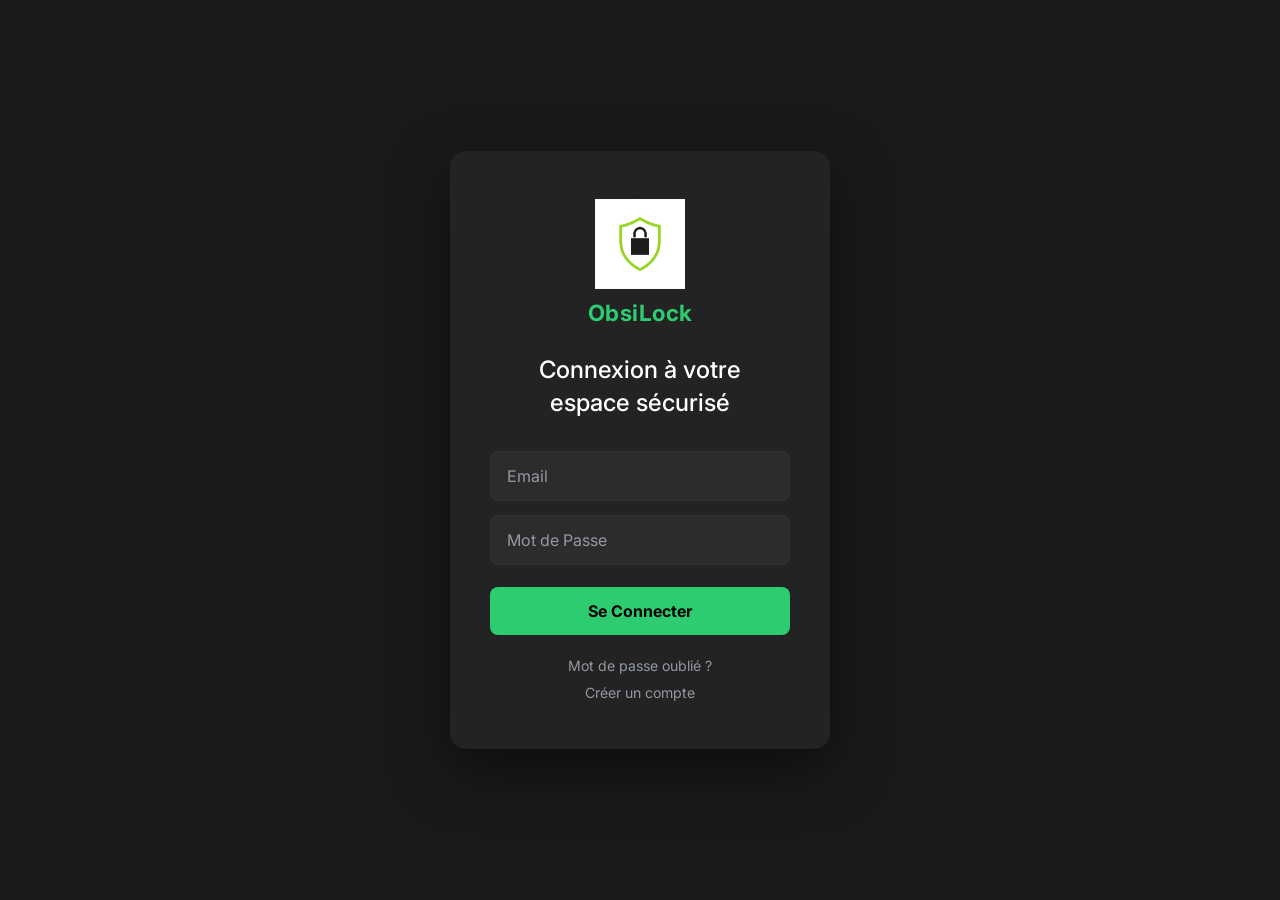
<file: public/ui/index.html>
<!DOCTYPE html>
<html lang="fr">

<head>
    <meta charset="UTF-8">
    <meta name="viewport" content="width=device-width, initial-scale=1.0">
    <title>ObsiLock — DashBoard</title>
    <link href="https://fonts.googleapis.com/css2?family=Inter:wght@300;400;500;600;700&display=swap" rel="stylesheet">
    <style>
        * {
            margin: 0;
            padding: 0;
            box-sizing: border-box;
        }

        :root {
            --bg: #1a1a1a;
            --sidebar: #232323;
            --card: #2a2a2a;
            --primary: #2ecc71;
            --text: #ffffff;
            --muted: #9499a1;
            --border: #383838;
        }

        body {
            font-family: 'Inter', sans-serif;
            background: var(--bg);
            color: var(--text);
            height: 100vh;
            display: flex;
            overflow: hidden;
        }

        /* ===== SIDEBAR ===== */
        .sidebar {
            width: 80px;
            background: var(--sidebar);
            display: flex;
            flex-direction: column;
            align-items: center;
            padding: 20px 0;
            border-right: 1px solid var(--border);
            flex-shrink: 0;
        }

        .sidebar-logo {
            margin-bottom: 30px;
        }

        .sidebar-logo img {
            width: 52px;
            height: auto;
        }

        .sidebar-logo .brand {
            font-size: .7rem;
            font-weight: 700;
            color: var(--primary);
            text-align: center;
            margin-top: 4px;
        }

        .nav-icons {
            display: flex;
            flex-direction: column;
            gap: 6px;
            flex: 1;
        }

        .nav-icon {
            width: 48px;
            height: 48px;
            display: flex;
            align-items: center;
            justify-content: center;
            border-radius: 10px;
            cursor: pointer;
            color: var(--muted);
            font-size: 1.3rem;
            transition: background .15s, color .15s;
        }

        .nav-icon:hover,
        .nav-icon.active {
            background: rgba(46, 204, 113, .12);
            color: var(--primary);
        }

        .nav-icon.active {
            border-left: 3px solid var(--primary);
            border-radius: 0 10px 10px 0;
        }

        .sidebar-bottom {
            margin-top: auto;
        }

        /* ===== MAIN ===== */
        .main {
            flex: 1;
            display: flex;
            flex-direction: column;
            overflow: hidden;
        }

        /* TOP BAR */
        .topbar {
            padding: 16px 24px;
            display: flex;
            align-items: center;
            gap: 16px;
            border-bottom: 1px solid var(--border);
            flex-shrink: 0;
        }

        .breadcrumb {
            background: var(--card);
            border: 1px solid var(--border);
            border-radius: 20px;
            padding: 4px 14px;
            font-size: .8rem;
            color: var(--muted);
        }

        .page-title {
            font-size: 2rem;
            font-weight: 700;
            flex: 1;
        }

        .search-bar {
            display: flex;
            align-items: center;
            gap: 8px;
            background: var(--card);
            border: 1px solid var(--border);
            border-radius: 8px;
            padding: 8px 16px;
            min-width: 260px;
        }

        .search-bar input {
            background: none;
            border: none;
            outline: none;
            color: var(--text);
            font-family: 'Inter', sans-serif;
            font-size: .9rem;
            width: 100%;
        }

        .search-bar input::placeholder {
            color: var(--muted);
        }

        .search-icon {
            color: var(--muted);
            font-size: 1rem;
        }

        /* CONTENT */
        .content-scroll {
            flex: 1;
            overflow-y: auto;
            padding: 20px 24px;
        }

        .grid {
            display: grid;
            grid-template-columns: 1fr 1fr;
            gap: 16px;
        }

        /* CARD */
        .c-card {
            background: var(--card);
            border: 1px solid var(--border);
            border-radius: 12px;
            padding: 20px;
        }

        .c-card-title {
            font-size: 1.25rem;
            font-weight: 600;
        }

        .c-card-sub {
            font-size: .8rem;
            color: var(--muted);
            margin-top: 2px;
            margin-bottom: 16px;
        }

        /* Items row (folders/files) */
        .items-row {
            display: flex;
            gap: 20px;
            overflow-x: auto;
            padding-bottom: 8px;
            scrollbar-width: thin;
            scrollbar-color: var(--border) transparent;
        }

        .thumb-item {
            display: flex;
            flex-direction: column;
            align-items: center;
            gap: 6px;
            cursor: pointer;
            min-width: 70px;
        }

        .thumb-icon {
            font-size: 2.2rem;
            color: var(--primary);
            line-height: 1;
        }

        .thumb-name {
            font-size: .72rem;
            color: var(--muted);
            text-align: center;
            max-width: 70px;
            overflow: hidden;
            text-overflow: ellipsis;
            white-space: nowrap;
        }

        .thumb-size {
            font-size: .65rem;
            color: var(--muted);
        }

        .btn-add {
            display: block;
            width: 100%;
            margin-top: 14px;
            background: none;
            border: 1px solid var(--border);
            border-radius: 6px;
            padding: 8px;
            color: var(--muted);
            font-family: 'Inter', sans-serif;
            font-size: .85rem;
            cursor: pointer;
            transition: border-color .15s, color .15s;
        }

        .btn-add:hover {
            border-color: var(--primary);
            color: var(--primary);
        }

        /* Activity */
        .activity-row {
            display: flex;
            align-items: center;
            gap: 12px;
            padding: 10px 0;
            border-bottom: 1px solid var(--border);
        }

        .activity-row:last-child {
            border-bottom: none;
        }

        .activity-icon {
            font-size: 1.2rem;
            color: var(--primary);
        }

        .activity-label {
            flex: 1;
            font-size: .88rem;
        }

        .activity-time {
            font-size: .78rem;
            color: var(--muted);
        }

        /* QUOTA bar */
        .quota-section {
            padding: 10px 24px 0;
            flex-shrink: 0;
        }

        .quota-bar-wrap {
            display: flex;
            align-items: center;
            gap: 14px;
        }

        .quota-label {
            font-size: .85rem;
            color: var(--muted);
            white-space: nowrap;
        }

        .quota-track {
            flex: 1;
            height: 6px;
            background: var(--border);
            border-radius: 99px;
            overflow: hidden;
        }

        .quota-fill {
            height: 100%;
            background: var(--primary);
            border-radius: 99px;
            transition: width .4s;
        }

        /* BOTTOM SEND */
        .bottom-section {
            padding: 16px 24px 20px;
            text-align: center;
            border-top: 1px solid var(--border);
            flex-shrink: 0;
        }

        .bottom-section h3 {
            font-size: 1.1rem;
            font-weight: 600;
            text-decoration: underline;
            margin-bottom: 12px;
        }

        .send-btns {
            display: flex;
            justify-content: center;
            gap: 16px;
        }

        .btn-send {
            background: none;
            border: 1px solid var(--border);
            border-radius: 6px;
            padding: 10px 28px;
            color: var(--text);
            font-family: 'Inter', sans-serif;
            font-size: .9rem;
            cursor: pointer;
            transition: border-color .15s, color .15s;
        }

        .btn-send:hover {
            border-color: var(--primary);
            color: var(--primary);
        }

        /* Placeholder when empty */
        .empty {
            color: var(--muted);
            font-size: .85rem;
            padding: 10px 0;
        }
    </style>
</head>

<body>

    <!-- SIDEBAR -->
    <aside class="sidebar">
        <div class="sidebar-logo">
            <img src="logo.png" alt="ObsiLock">
            <div class="brand">ObsiLock</div>
        </div>

        <div class="nav-icons">
            <div class="nav-icon active" title="Dossiers">📁</div>
            <div class="nav-icon" title="Fichiers">📄</div>
            <div class="nav-icon" title="Partages" id="nav-shares">🔗</div>
            <div class="nav-icon" title="Favoris">⭐</div>
            <div class="nav-icon" title="Corbeille">🗑️</div>
        </div>

        <div class="sidebar-bottom">
            <div class="nav-icon" title="Paramètres">⚙️</div>
            <div class="nav-icon" title="Déconnexion" id="btn-logout">🚪</div>
        </div>
    </aside>

    <!-- MAIN -->
    <div class="main">
        <!-- TOP -->
        <div class="topbar">
            <span class="breadcrumb">Dashboard</span>
            <h1 class="page-title">DashBoard</h1>
            <div class="search-bar">
                <span class="search-icon">🔍</span>
                <input type="text" placeholder="Rechercher">
            </div>
        </div>

        <!-- QUOTA -->
        <div class="quota-section">
            <div class="quota-bar-wrap">
                <span class="quota-label" id="quota-label">0go / 5go</span>
                <div class="quota-track">
                    <div class="quota-fill" id="quota-fill" style="width:0%"></div>
                </div>
            </div>
        </div>

        <!-- CONTENT -->
        <div class="content-scroll">
            <div class="grid">

                <!-- Dossiers -->
                <div class="c-card">
                    <div class="c-card-title">Dossier</div>
                    <div class="c-card-sub" id="folder-count">0 dossiers</div>
                    <div class="items-row" id="folder-list">
                        <span class="empty">Aucun dossier</span>
                    </div>
                    <button class="btn-add" id="btn-new-folder">Ajouter un nouveau dossier</button>
                </div>

                <!-- Fichiers -->
                <div class="c-card">
                    <div class="c-card-title">Fichier</div>
                    <div class="c-card-sub" id="file-count">0 fichiers</div>
                    <div class="items-row" id="file-list">
                        <span class="empty">Aucun fichier</span>
                    </div>
                    <button class="btn-add" id="btn-upload">Ajouter un nouveau fichier</button>
                    <input type="file" id="file-input" style="display:none">
                </div>

                <!-- Activité -->
                <div class="c-card">
                    <div class="c-card-title">Activité récente</div>
                    <div style="margin-top:12px;" id="activity-list">
                        <div class="empty">Chargement...</div>
                    </div>
                </div>

                <!-- Partages -->
                <div class="c-card">
                    <div class="c-card-title">Consulter mes envoie <span style="color:var(--primary)">🔗</span></div>
                    <div class="items-row" id="shares-list" style="margin-top:12px;">
                        <div class="empty">Aucun partage</div>
                    </div>
                    <button class="btn-add" id="btn-shares">Consulter</button>
                </div>

            </div>
        </div>

        <!-- BOTTOM -->
        <div class="bottom-section">
            <h3>Envoyer un dossier/fichier</h3>
            <div class="send-btns">
                <button class="btn-send">Envoyer un dossier</button>
                <button class="btn-send" id="btn-upload2">Envoyer un fichier</button>
            </div>
        </div>
    </div>

    <script>
        const BASE = 'https://api.obsilock.iris.a3n.fr:4433';
        const token = localStorage.getItem('obsilock_token');
        const email = localStorage.getItem('obsilock_email') || '';

        if (!token) { window.location.href = 'login.html'; }

        const authH = { 'Authorization': 'Bearer ' + token };

        function formatSize(b) {
            if (!b) return '0o';
            if (b < 1024) return b + 'o';
            if (b < 1024 ** 2) return (b / 1024).toFixed(0) + 'ko';
            if (b < 1024 ** 3) return (b / 1024 ** 2).toFixed(1) + 'mo';
            return (b / 1024 ** 3).toFixed(1) + 'go';
        }

        function folderIcon() { return '📁'; }
        function fileIcon(name) {
            if (!name) return '📄';
            const ext = name.split('.').pop().toLowerCase();
            const m = { pdf: '📑', doc: '📝', docx: '📝', xls: '📊', xlsx: '📊', jpg: '🖼️', jpeg: '🖼️', png: '🖼️', mp4: '🎬', mp3: '🎵', zip: '🗜️' };
            return m[ext] || '📄';
        }

        // Quota
        async function loadQuota() {
            try {
                const r = await fetch(`${BASE}/me/quota`, { headers: authH });
                const d = await r.json();
                const used = d.used || d.quota_used || 0;
                const total = d.total || d.quota_total || (5 * 1024 ** 3);
                const pct = Math.min(100, (used / total) * 100).toFixed(1);
                document.getElementById('quota-label').textContent = `${formatSize(used)} / ${formatSize(total)}`;
                document.getElementById('quota-fill').style.width = pct + '%';
            } catch { }
        }

        // Folders
        async function loadFolders() {
            try {
                const r = await fetch(`${BASE}/folders`, { headers: authH });
                const d = await r.json();
                const folders = Array.isArray(d) ? d : (d.data || d.folders || []);
                document.getElementById('folder-count').textContent = `${folders.length} dossier(s)`;
                const list = document.getElementById('folder-list');
                if (folders.length === 0) { list.innerHTML = '<span class="empty">Aucun dossier</span>'; return; }
                list.innerHTML = folders.slice(0, 6).map(f => `
            <div class="thumb-item">
                <div class="thumb-icon">${folderIcon()}</div>
                <div class="thumb-name">${f.name || 'Dossier'}</div>
                <div class="thumb-size">—</div>
            </div>
        `).join('');
            } catch { }
        }

        // Files
        async function loadFiles() {
            try {
                const r = await fetch(`${BASE}/files?page=1&per_page=8`, { headers: authH });
                const d = await r.json();
                const files = d.data || d.files || [];
                const total = d.pagination?.total || files.length;
                document.getElementById('file-count').textContent = `${total} fichier(s)`;
                const list = document.getElementById('file-list');
                if (files.length === 0) { list.innerHTML = '<span class="empty">Aucun fichier</span>'; return; }
                list.innerHTML = files.slice(0, 6).map(f => `
            <div class="thumb-item">
                <div class="thumb-icon">${fileIcon(f.filename || f.name)}</div>
                <div class="thumb-name">${f.filename || f.name || 'Fichier'}</div>
                <div class="thumb-size">${formatSize(f.size)}</div>
            </div>
        `).join('');
            } catch { }
        }

        // Activity
        async function loadActivity() {
            try {
                const r = await fetch(`${BASE}/me/activity?limit=3`, { headers: authH });
                const d = await r.json();
                const acts = d.activities || d.data || d || [];
                const list = document.getElementById('activity-list');
                if (!acts.length) { list.innerHTML = '<div class="empty">Aucune activité</div>'; return; }
                list.innerHTML = acts.slice(0, 3).map(a => {
                    const isFolder = (a.type || '').includes('folder');
                    const icon = a.type === 'download' ? '⬇️' : a.type === 'delete' ? '🗑' : isFolder ? '📁' : '📄';
                    const label = a.filename || a.folder_name || a.name || a.type || '—';
                    const time = a.date ? new Date(a.date).toLocaleTimeString('fr-FR', { hour: '2-digit', minute: '2-digit' }) : '';
                    return `<div class="activity-row">
                <span class="activity-icon">${icon}</span>
                <span class="activity-label">${label}</span>
                <span class="activity-time">${time}</span>
            </div>`;
                }).join('');
            } catch {
                document.getElementById('activity-list').innerHTML = '<div class="empty">Activité non disponible</div>';
            }
        }

        // Upload
        document.getElementById('btn-upload').addEventListener('click', () => document.getElementById('file-input').click());
        document.getElementById('btn-upload2').addEventListener('click', () => document.getElementById('file-input').click());
        document.getElementById('file-input').addEventListener('change', async (e) => {
            const file = e.target.files[0];
            if (!file) return;
            const fd = new FormData();
            fd.append('file', file);
            try {
                const r = await fetch(`${BASE}/files`, { method: 'POST', headers: authH, body: fd });
                if (r.ok) { alert('Fichier uploadé !'); loadFiles(); loadQuota(); }
                else { const d = await r.json(); alert('Erreur : ' + (d.error || r.status)); }
            } catch { alert('Erreur réseau'); }
            e.target.value = '';
        });

        // New folder
        document.getElementById('btn-new-folder').addEventListener('click', async () => {
            const name = prompt('Nom du nouveau dossier :');
            if (!name) return;
            try {
                const r = await fetch(`${BASE}/folders`, {
                    method: 'POST', headers: { ...authH, 'Content-Type': 'application/json' },
                    body: JSON.stringify({ name })
                });
                if (r.ok) { loadFolders(); }
                else { const d = await r.json(); alert('Erreur : ' + (d.error || r.status)); }
            } catch { alert('Erreur réseau'); }
        });

        // Logout
        document.getElementById('btn-logout').addEventListener('click', () => {
            localStorage.removeItem('obsilock_token');
            localStorage.removeItem('obsilock_email');
            window.location.href = 'login.html';
        });

        // Init
        loadQuota(); loadFolders(); loadFiles(); loadActivity();
    </script>
</body>

</html>
</file>
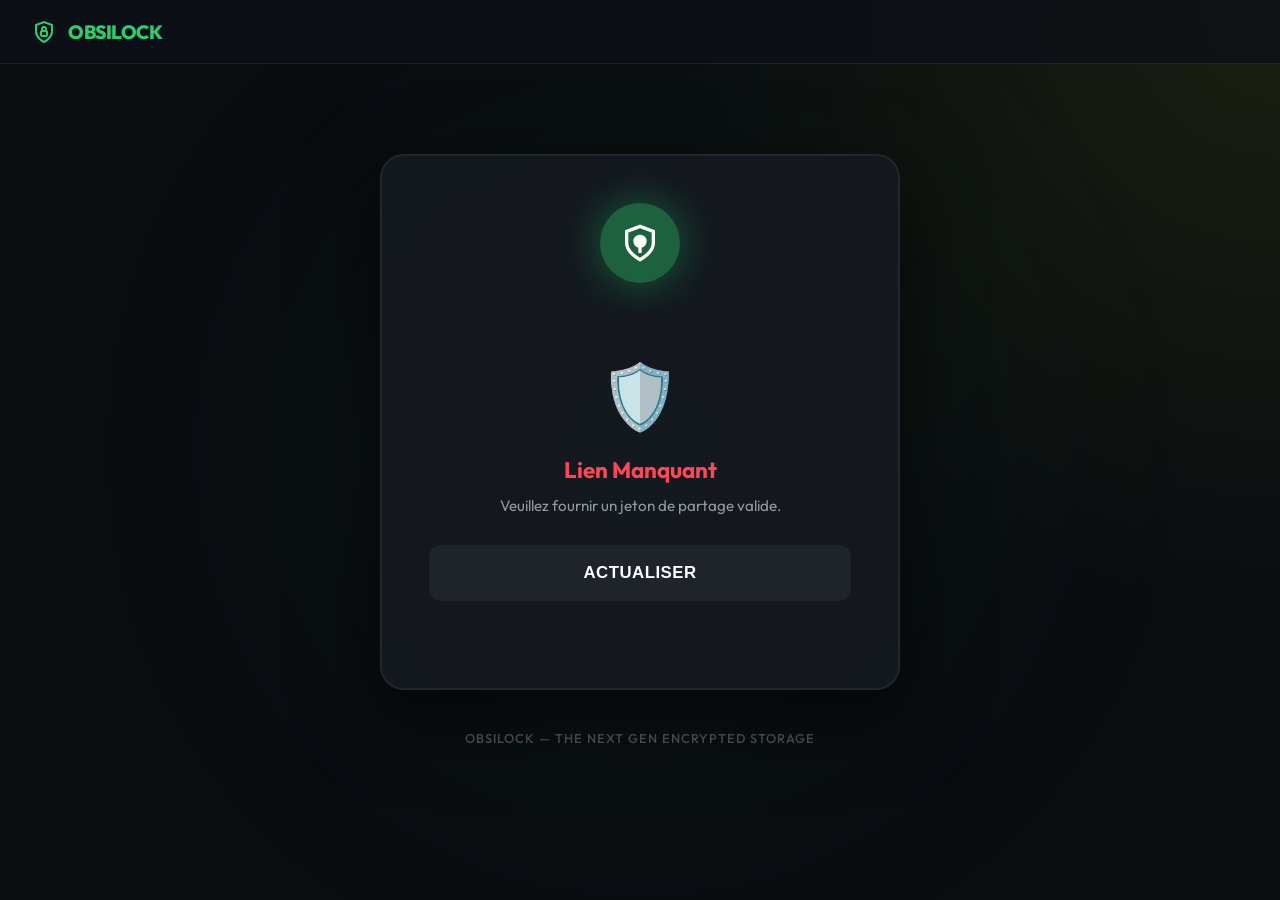
<file: public/share.html>
<!DOCTYPE html>
<html lang="fr">

<head>
    <meta charset="UTF-8">
    <meta name="viewport" content="width=device-width, initial-scale=1.0">
    <title>ObsiLock - Partage Sécurisé</title>
    <link href="https://fonts.googleapis.com/css2?family=Outfit:wght@300;400;600;700;800&family=JetBrains+Mono&display=swap" rel="stylesheet">
    <style>
        :root {
            --primary: #2ecc71;
            --primary-glow: rgba(46, 204, 113, 0.4);
            --bg: #0a0c10;
            --card-bg: rgba(23, 27, 34, 0.8);
            --border: rgba(255, 255, 255, 0.08);
            --text-main: #e6edf3;
            --text-dim: #9499a1;
        }

        * {
            margin: 0;
            padding: 0;
            box-sizing: border-box;
        }

        body {
            font-family: 'Outfit', sans-serif;
            background: radial-gradient(circle at top right, #1a2012, #0a0c10 40%),
                        radial-gradient(circle at bottom left, #0d1117, #0a0c10 40%);
            color: var(--text-main);
            min-height: 100vh;
            display: flex;
            flex-direction: column;
            align-items: center;
            justify-content: center;
            padding: 24px;
            overflow-x: hidden;
        }

        /* Ambient background glow */
        body::before {
            content: '';
            position: fixed;
            top: 50%;
            left: 50%;
            width: 600px;
            height: 600px;
            background: var(--primary-glow);
            filter: blur(150px);
            border-radius: 50%;
            z-index: -1;
            transform: translate(-50%, -50%);
            opacity: 0.15;
            pointer-events: none;
        }

        /* ---- Header bar ---- */
        .topbar {
            position: fixed;
            top: 0;
            left: 0;
            right: 0;
            height: 64px;
            background: rgba(13, 17, 23, 0.8);
            backdrop-filter: blur(12px);
            border-bottom: 1px solid var(--border);
            display: flex;
            align-items: center;
            padding: 0 32px;
            gap: 12px;
            z-index: 100;
        }

        .topbar .brand {
            font-size: 1.2rem;
            font-weight: 800;
            letter-spacing: -0.5px;
            color: var(--primary);
            text-transform: uppercase;
        }

        /* ---- Main Canvas ---- */
        .card {
            background: var(--card-bg);
            backdrop-filter: blur(20px);
            border: 1px solid var(--border);
            border-radius: 24px;
            padding: 48px;
            max-width: 520px;
            width: 100%;
            position: relative;
            box-shadow: 0 25px 80px rgba(0, 0, 0, 0.6),
                        inset 0 0 0 1px rgba(255, 255, 255, 0.05);
            animation: slideUp 0.7s cubic-bezier(0.16, 1, 0.3, 1);
            overflow: hidden;
        }

        @keyframes slideUp {
            from { opacity: 0; transform: translateY(40px) scale(0.98); }
            to { opacity: 1; transform: translateY(0) scale(1); }
        }

        .card::after {
            content: '';
            position: absolute;
            top: 0;
            left: -100%;
            width: 100%;
            height: 2px;
            background: linear-gradient(90deg, transparent, var(--primary), transparent);
            animation: scan 3s infinite linear;
        }

        @keyframes scan {
            0% { left: -100%; }
            100% { left: 100%; }
        }

        /* ---- Shield ---- */
        .shield-container {
            display: flex;
            justify-content: center;
            margin-bottom: 32px;
        }

        .shield-glow {
            width: 80px;
            height: 80px;
            background: var(--primary-glow);
            border-radius: 50%;
            display: flex;
            align-items: center;
            justify-content: center;
            box-shadow: 0 0 40px var(--primary-glow);
            animation: pulse 2s infinite ease-in-out;
        }

        @keyframes pulse {
            0%, 100% { transform: scale(1); box-shadow: 0 0 40px var(--primary-glow); }
            50% { transform: scale(1.05); box-shadow: 0 0 60px var(--primary-glow); }
        }

        /* ---- Content ---- */
        .shared-by {
            text-align: center;
            font-size: 0.9rem;
            color: var(--text-dim);
            margin-bottom: 8px;
            font-weight: 400;
            letter-spacing: 0.2px;
        }

        .share-label {
            text-align: center;
            font-size: 1.3rem;
            color: var(--primary);
            font-weight: 800;
            margin-bottom: 24px;
            padding: 6px 16px;
            background: rgba(46, 204, 113, 0.1);
            border: 1px solid rgba(46, 204, 113, 0.3);
            border-radius: 12px;
            display: inline-block;
            margin-left: 50%;
            transform: translateX(-50%);
            box-shadow: 0 0 20px rgba(46, 204, 113, 0.15);
            text-transform: uppercase;
            letter-spacing: 1px;
        }

        .share-description {
            text-align: center;
            font-size: 1rem;
            color: var(--text-dim);
            margin-bottom: 32px;
            line-height: 1.6;
            padding: 0 30px;
            max-width: 450px;
            margin-left: auto;
            margin-right: auto;
        }

        .recipient-note-box {
            background: rgba(46, 204, 113, 0.05);
            border: 1px solid rgba(46, 204, 113, 0.2);
            border-left: 4px solid var(--primary);
            border-radius: 12px;
            padding: 20px;
            margin-bottom: 35px;
            position: relative;
            animation: fadeIn 0.8s ease-out;
            box-shadow: 0 10px 30px rgba(0,0,0,0.3);
        }

        .recipient-note-box::before {
            content: '💬 Note pour vous :';
            display: block;
            font-size: 0.75rem;
            text-transform: uppercase;
            letter-spacing: 1px;
            color: var(--primary);
            font-weight: 800;
            margin-bottom: 8px;
            opacity: 0.8;
        }

        .recipient-note-text {
            font-size: 0.9rem;
            color: var(--text-main);
            font-style: italic;
            line-height: 1.4;
        }

        @keyframes fadeIn { from { opacity: 0; transform: translateY(10px); } to { opacity: 1; transform: translateY(0); } }

        /* ---- File Module ---- */
        .file-module {
            background: rgba(255, 255, 255, 0.02);
            border: 1px solid rgba(255, 255, 255, 0.06);
            border-radius: 16px;
            padding: 24px;
            display: flex;
            align-items: center;
            gap: 20px;
            margin-bottom: 32px;
            transition: border-color 0.3s, background 0.3s;
        }

        .file-module:hover {
            border-color: rgba(46, 204, 113, 0.3);
            background: rgba(255, 255, 255, 0.03);
        }

        .file-preview {
            width: 70px;
            height: 70px;
            display: flex;
            align-items: center;
            justify-content: center;
            font-size: 3rem;
            background: rgba(46, 204, 113, 0.1);
            border-radius: 12px;
            flex-shrink: 0;
            position: relative;
        }

        .file-info {
            flex-grow: 1;
            min-width: 0;
        }

        .file-info .filename {
            font-size: 1.15rem;
            font-weight: 700;
            color: #fff;
            margin-bottom: 6px;
            white-space: nowrap;
            overflow: hidden;
            text-overflow: ellipsis;
        }

        .tag-list {
            display: flex;
            flex-wrap: wrap;
            gap: 6px;
        }

        .tag {
            font-family: 'JetBrains Mono', monospace;
            font-size: 10px;
            background: rgba(255, 255, 255, 0.08);
            color: var(--text-dim);
            padding: 3px 8px;
            border-radius: 4px;
            text-transform: uppercase;
            font-weight: 600;
        }

        .tag.lime {
            background: rgba(46, 204, 113, 0.15);
            color: var(--primary);
        }

        /* ---- Action Button ---- */
        .action-button {
            background: var(--primary);
            color: #000;
            border: none;
            border-radius: 12px;
            padding: 18px 24px;
            font-size: 1.05rem;
            font-weight: 800;
            cursor: pointer;
            width: 100%;
            display: flex;
            justify-content: center;
            align-items: center;
            gap: 12px;
            transition: all 0.3s cubic-bezier(0.175, 0.885, 0.32, 1.275);
            box-shadow: 0 8px 30px rgba(46, 204, 113, 0.3);
            text-transform: uppercase;
            letter-spacing: 0.5px;
        }

        .action-button:hover:not(:disabled) {
            transform: translateY(-4px);
            box-shadow: 0 12px 40px rgba(46, 204, 113, 0.5);
            filter: brightness(1.1);
        }

        .action-button:active:not(:disabled) {
            transform: translateY(0);
        }

        .action-button:disabled {
            background: #23282f;
            color: #57606a;
            cursor: not-allowed;
            box-shadow: none;
        }

        /* ---- Security Box ---- */
        .security-footer {
            margin-top: 32px;
            padding-top: 24px;
            border-top: 1px solid var(--border);
            font-size: 0.82rem;
            color: var(--text-dim);
            line-height: 1.6;
            display: flex;
            flex-direction: column;
            gap: 12px;
        }

        .sec-item {
            display: flex;
            align-items: flex-start;
            gap: 10px;
        }

        .sec-item span { color: var(--primary); font-weight: 600; }

        /* ---- States ---- */
        .spinner {
            width: 20px;
            height: 20px;
            border: 3px solid rgba(0, 0, 0, 0.15);
            border-top-color: currentColor;
            border-radius: 50%;
            animation: spin 0.8s linear infinite;
        }

        @keyframes spin { to { transform: rotate(360deg); } }

        .error-overlay {
            text-align: center;
            padding: 40px 0;
        }

        .error-overlay h3 {
            color: #ff4757;
            font-size: 1.4rem;
            margin-bottom: 12px;
        }

        .error-overlay p {
            color: var(--text-dim);
            font-size: 0.95rem;
        }

        .signature {
            margin-top: 40px;
            font-size: 0.8rem;
            color: rgba(255, 255, 255, 0.3);
            font-weight: 500;
            letter-spacing: 1px;
            text-transform: uppercase;
        }

        /* Success animation */
        .success-check {
            color: var(--primary);
            font-size: 3rem;
            animation: bounceIn 0.5s cubic-bezier(0.175, 0.885, 0.32, 1.275);
        }

        @keyframes bounceIn {
            0% { transform: scale(0.3); opacity: 0; }
            70% { transform: scale(1.1); }
            100% { transform: scale(1); opacity: 1; }
        }
    </style>
</head>

<body>

    <div class="topbar">
        <svg width="24" height="24" viewBox="0 0 24 24" fill="none" stroke="var(--primary)" stroke-width="2">
            <path d="M12 22s8-4 8-10V5l-8-3-8 3v7c0 6 8 10 8 10z" />
            <rect x="9" y="11" width="6" height="5" rx="1" fill="rgba(148,224,30,0.1)" />
            <path d="M10 11V9a2 2 0 1 1 4 0v2" />
        </svg>
        <span class="brand">ObsiLock</span>
    </div>

    <div class="card" id="main-card">
        <!-- Shield Icon -->
        <div class="shield-container">
            <div class="shield-glow">
                <svg width="40" height="40" viewBox="0 0 24 24" fill="none" stroke="#fff" stroke-width="2">
                    <path d="M12 22s8-4 8-10V5l-8-3-8 3v7c0 6 8 10 8 10z" />
                    <circle cx="12" cy="11" r="3" fill="#fff" />
                    <path d="M12 14v4" />
                </svg>
            </div>
        </div>

        <!-- Initial Loader -->
        <div id="loader" style="text-align: center; color: var(--text-dim); font-size: 0.95rem;">
            <div class="spinner" style="margin: 0 auto 16px; width: 32px; height: 32px; border-width: 4px;"></div>
            Analyse du lien de partage...
        </div>

        <!-- Real Content -->
        <div id="content" style="display: none;">
            <p class="shared-by">Un contenu sécurisé vous a été transmis via</p>
            <div id="label-wrapper"><p class="share-label" id="share-label">Coffre-fort ObsiLock</p></div>
            <div id="description-wrapper"><p class="share-description" id="share-description"></p></div>

            <div id="recipient-note-wrapper" style="display: none;">
                <div class="recipient-note-box">
                    <p class="recipient-note-text" id="recipient-note"></p>
                </div>
            </div>

            <div class="file-module">
                <div class="file-preview" id="file-icon">📄</div>
                <div class="file-info">
                    <div class="filename" id="file-name">Chargement...</div>
                    <div class="tag-list" id="tag-list">
                        <!-- Tags inserted here -->
                    </div>
                </div>
            </div>

            <button class="action-button" id="dl-btn">
                <svg width="20" height="20" viewBox="0 0 24 24" fill="none" stroke="currentColor" stroke-width="3">
                    <path d="M21 15v4a2 2 0 01-2 2H5a2 2 0 01-2-2v-4" />
                    <polyline points="7 10 12 15 17 10" />
                    <line x1="12" y1="15" x2="12" y2="3" />
                </svg>
                <span>Accéder au contenu</span>
            </button>

            <div class="security-footer">
                <div class="sec-item">
                    🔐 Ce partage est protégé par un <span>Chiffrement Bout-en-Bout</span>.
                </div>
                <div class="sec-item">
                    ⚠️ Ce lien peut expirer à tout moment ou être révoqué par son propriétaire.
                </div>
            </div>
        </div>

        <!-- Error Layout -->
        <div id="error-view" style="display: none;">
            <div class="error-overlay">
                <div style="font-size: 4rem; margin-bottom: 20px;">🛡️</div>
                <h3 id="err-title">Lien Invalide</h3>
                <p id="err-detail">Désolé, ce lien n'existe plus ou a été supprimé par son propriétaire.</p>
                <button class="action-button" style="margin-top: 30px; background: rgba(255,255,255,0.05); color: #fff; box-shadow: none;" onclick="location.reload()">
                    Actualiser
                </button>
            </div>
        </div>
    </div>

    <div class="signature">ObsiLock — The Next Gen encrypted storage</div>

    <script>
        const API_BASE = 'https://api.obsilock.iris.a3n.fr:4433';

        function getQueryToken() {
            return new URLSearchParams(window.location.search).get('token');
        }

        function formatSize(bytes) {
            if (!bytes || bytes === 0) return null;
            const units = ['o', 'Ko', 'Mo', 'Go', 'To'];
            const i = Math.floor(Math.log(bytes) / Math.log(1024));
            return (bytes / Math.pow(1024, i)).toFixed(1) + ' ' + units[i];
        }

        function getFileEmoji(name, isFolder) {
            if (isFolder) return '📂';
            if (!name) return '📄';
            const ext = name.split('.').pop().toLowerCase();
            const map = {
                pdf: '📑', doc: '📝', docx: '📝', xls: '📊', xlsx: '📊',
                zip: '📦', rar: '📦', '7z': '📦',
                mp4: '🎬', mov: '🎬', jpg: '🖼️', png: '🖼️', webp: '🖼️',
                mp3: '🎵', txt: '📄', html: '🌐'
            };
            return map[ext] || '📄';
        }

        function showState(id) {
            ['loader', 'content', 'error-view'].forEach(d => {
                document.getElementById(d).style.display = (d === id) ? 'block' : 'none';
            });
        }

        async function init() {
            const token = getQueryToken();
            if (!token) {
                document.getElementById('err-title').innerText = "Lien Manquant";
                document.getElementById('err-detail').innerText = "Veuillez fournir un jeton de partage valide.";
                showState('error-view');
                return;
            }

            try {
                const res = await fetch(`${API_BASE}/s/${token}`);

                if (res.status === 404) {
                    showState('error-view');
                    return;
                }

                if (res.status === 410) {
                    const data = await res.json();
                    document.getElementById('err-title').innerText = "Partage Expiré";
                    const reasons = {
                        revoked: "Le partage a été révoqué par le propriétaire.",
                        expired: "La date d'expiration de ce lien est dépassée.",
                        no_uses_left: "Le quota de téléchargements est épuisé."
                    };
                    document.getElementById('err-detail').innerText = reasons[data.reason] || "Ce partage n'est plus accessible.";
                    showState('error-view');
                    return;
                }

                if (!res.ok) throw new Error('API Error');

                const share = await res.json();
                const meta = share.metadata || {};

                // Update UI
                const finalLabel = (share.label && !share.label.includes('null')) ? share.label : 'Partage Sécurisé';
                document.getElementById('share-label').textContent = finalLabel;

                // Description
                const desc = share.description || '';
                const descElem = document.getElementById('share-description');
                if (desc && desc.toString().toLowerCase() !== 'null' && desc.trim() !== '') {
                    descElem.textContent = desc;
                    document.getElementById('description-wrapper').style.display = 'block';
                } else {
                    document.getElementById('description-wrapper').style.display = 'none';
                }

                // Note au destinataire
                const note = share.recipient_note || '';
                const noteElem = document.getElementById('recipient-note');
                if (note && note.toString().toLowerCase() !== 'null' && note.trim() !== '') {
                    noteElem.textContent = note;
                    document.getElementById('recipient-note-wrapper').style.display = 'block';
                } else {
                    document.getElementById('recipient-note-wrapper').style.display = 'none';
                }

                document.getElementById('file-name').textContent = meta.name || 'Contenu';
                document.getElementById('file-icon').textContent = getFileEmoji(meta.name, share.kind === 'folder');

                // Tags
                const tags = document.getElementById('tag-list');
                tags.innerHTML = '';
                
                if (share.kind === 'folder') {
                    tags.innerHTML += '<div class="tag lime">Dossier</div>';
                } else if (meta.size) {
                    tags.innerHTML += `<div class="tag">${formatSize(meta.size)}</div>`;
                }

                if (share.expires_at) {
                    const date = new Date(share.expires_at).toLocaleDateString();
                    tags.innerHTML += `<div class="tag">Jusqu'au ${date}</div>`;
                }

                if (share.remaining_uses !== null) {
                    tags.innerHTML += `<div class="tag">${share.remaining_uses} restants</div>`;
                }

                // Button setup
                const btn = document.getElementById('dl-btn');
                if (share.kind === 'folder') {
                    // Update button for folder
                    btn.querySelector('span').textContent = 'Télécharger ZIP';
                }

                btn.addEventListener('click', () => startDownload(token, meta.name, share.kind === 'folder'));

                showState('content');

            } catch (err) {
                console.error(err);
                document.getElementById('err-title').innerText = "Serveur Injoignable";
                document.getElementById('err-detail').innerText = "ObsiLock ne répond pas. Vérifiez votre connexion.";
                showState('error-view');
            }
        }

        async function startDownload(token, filename, isFolder) {
            const btn = document.getElementById('dl-btn');
            const originalContent = btn.innerHTML;
            
            btn.disabled = true;
            btn.innerHTML = '<div class="spinner"></div>&nbsp;&nbsp;Traitement en cours...';

            try {
                const res = await fetch(`${API_BASE}/s/${token}/download`, { method: 'POST' });

                if (!res.ok) {
                    const data = await res.json().catch(() => ({}));
                    alert(data.error || "Échec du téléchargement.");
                    btn.disabled = false;
                    btn.innerHTML = originalContent;
                    return;
                }

                const blob = await res.blob();
                const url = window.URL.createObjectURL(blob);
                const a = document.createElement('a');
                a.style.display = 'none';
                a.href = url;
                
                let dlName = filename || 'obsilock-export';
                if (isFolder && !dlName.endsWith('.zip')) dlName += '.zip';
                
                a.download = dlName;
                document.body.appendChild(a);
                a.click();
                window.URL.revokeObjectURL(url);
                document.body.removeChild(a);

                btn.innerHTML = '<span class="success-check">✓</span>&nbsp;&nbsp;Prêt !';
                setTimeout(() => location.reload(), 2000);

            } catch (err) {
                console.error(err);
                alert("Erreur réseau lors du téléchargement.");
                btn.disabled = false;
                btn.innerHTML = originalContent;
            }
        }

        init();
    </script>
</body>

</html>
</file>
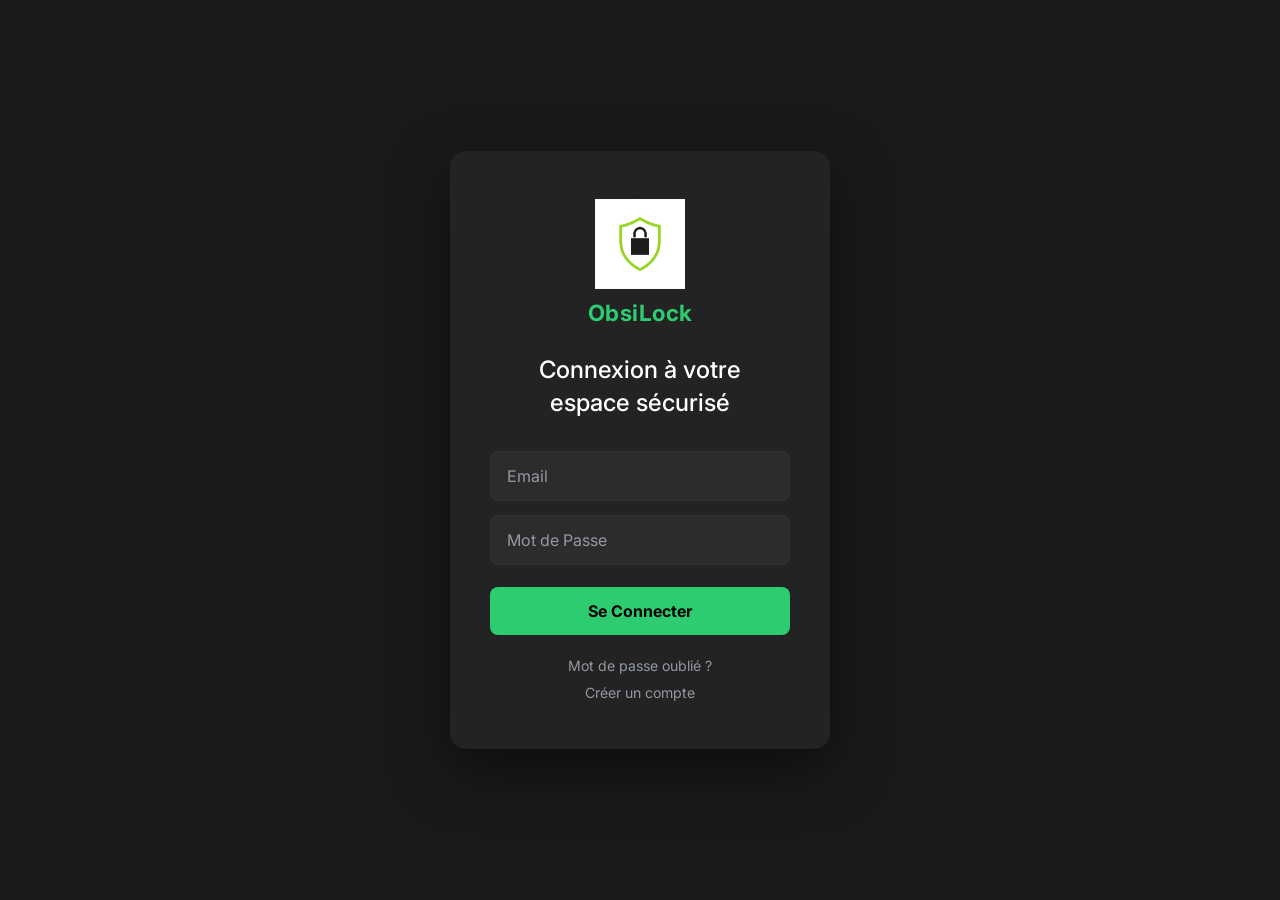
<file: public/ui/login.html>
<!DOCTYPE html>
<html lang="fr">

<head>
    <meta charset="UTF-8">
    <meta name="viewport" content="width=device-width, initial-scale=1.0">
    <title>ObsiLock — Connexion</title>
    <link href="https://fonts.googleapis.com/css2?family=Inter:wght@300;400;500;600;700&display=swap" rel="stylesheet">
    <style>
        * {
            margin: 0;
            padding: 0;
            box-sizing: border-box;
        }

        :root {
            --bg: #1a1a1a;
            --card-bg: #232323;
            --primary: #2ecc71;
            --text: #ffffff;
            --muted: #9499a1;
            --border: #333333;
            --input-bg: #2c2c2c;
        }

        body {
            font-family: 'Inter', sans-serif;
            background: var(--bg);
            color: var(--text);
            min-height: 100vh;
            display: flex;
            align-items: center;
            justify-content: center;
        }

        .card {
            background: var(--card-bg);
            border-radius: 16px;
            padding: 48px 40px;
            width: 380px;
            text-align: center;
            box-shadow: 0 20px 60px rgba(0, 0, 0, 0.5);
            animation: up .4s ease;
        }

        @keyframes up {
            from {
                opacity: 0;
                transform: translateY(20px);
            }

            to {
                opacity: 1;
                transform: none;
            }
        }

        .logo-wrap {
            display: flex;
            flex-direction: column;
            align-items: center;
            margin-bottom: 28px;
        }

        .logo-wrap img {
            width: 90px;
            height: auto;
            margin-bottom: 10px;
        }

        .brand {
            font-size: 1.4rem;
            font-weight: 700;
            color: var(--primary);
            letter-spacing: .5px;
        }

        h2 {
            font-size: 1.5rem;
            font-weight: 500;
            line-height: 1.35;
            margin-bottom: 32px;
            color: var(--text);
        }

        .form-group {
            margin-bottom: 14px;
        }

        input[type="email"],
        input[type="password"],
        input[type="text"] {
            width: 100%;
            background: var(--input-bg);
            border: 1px solid var(--border);
            border-radius: 8px;
            padding: 14px 16px;
            font-size: 1rem;
            font-family: 'Inter', sans-serif;
            color: var(--text);
            outline: none;
            transition: border-color .2s;
        }

        input::placeholder {
            color: var(--muted);
        }

        input:focus {
            border-color: var(--primary);
        }

        .btn-submit {
            width: 100%;
            background: var(--primary);
            color: #000;
            border: none;
            border-radius: 8px;
            padding: 14px;
            font-size: 1rem;
            font-weight: 700;
            font-family: 'Inter', sans-serif;
            cursor: pointer;
            margin-top: 8px;
            transition: transform .15s, box-shadow .15s;
        }

        .btn-submit:hover {
            transform: translateY(-1px);
            box-shadow: 0 6px 20px rgba(46, 204, 113, .35);
        }

        .links {
            margin-top: 22px;
            display: flex;
            flex-direction: column;
            gap: 10px;
        }

        .links a {
            color: var(--muted);
            font-size: 0.88rem;
            text-decoration: none;
            transition: color .15s;
        }

        .links a:hover {
            color: var(--primary);
        }

        .error-msg {
            background: rgba(255, 71, 87, .1);
            border: 1px solid rgba(255, 71, 87, .3);
            color: #ff4757;
            border-radius: 6px;
            padding: 10px 14px;
            font-size: .85rem;
            margin-bottom: 14px;
            display: none;
            text-align: left;
        }
    </style>
</head>

<body>
    <div class="card">
        <div class="logo-wrap">
            <img src="logo.png" alt="ObsiLock">
            <span class="brand">ObsiLock</span>
        </div>

        <h2>Connexion à votre<br>espace sécurisé</h2>

        <div class="error-msg" id="err"></div>

        <form id="login-form">
            <div class="form-group">
                <input type="email" id="email" placeholder="Email" required autocomplete="email">
            </div>
            <div class="form-group">
                <input type="password" id="password" placeholder="Mot de Passe" required
                    autocomplete="current-password">
            </div>
            <button type="submit" class="btn-submit" id="btn-submit">Se Connecter</button>
        </form>

        <div class="links">
            <a href="#">Mot de passe oublié ?</a>
            <a href="#" id="go-register">Créer un compte</a>
        </div>
    </div>

    <script>
        const BASE = 'https://api.obsilock.iris.a3n.fr:4433';

        document.getElementById('login-form').addEventListener('submit', async (e) => {
            e.preventDefault();
            const err = document.getElementById('err');
            const btn = document.getElementById('btn-submit');
            err.style.display = 'none';
            btn.textContent = 'Connexion...';
            btn.disabled = true;

            try {
                const res = await fetch(`${BASE}/auth/login`, {
                    method: 'POST',
                    headers: { 'Content-Type': 'application/json' },
                    body: JSON.stringify({
                        email: document.getElementById('email').value,
                        password: document.getElementById('password').value
                    })
                });
                const data = await res.json();
                if (!res.ok) {
                    err.textContent = data.error || data.message || 'Identifiants invalides';
                    err.style.display = 'block';
                    btn.textContent = 'Se Connecter';
                    btn.disabled = false;
                    return;
                }
                const token = data.token || data.jwt;
                localStorage.setItem('obsilock_token', token);
                localStorage.setItem('obsilock_email', document.getElementById('email').value);
                window.location.href = 'index.html';
            } catch (e) {
                err.textContent = 'Erreur réseau — Serveur inaccessible';
                err.style.display = 'block';
                btn.textContent = 'Se Connecter';
                btn.disabled = false;
            }
        });

        document.getElementById('go-register').addEventListener('click', (e) => {
            e.preventDefault();
            alert('Inscription à venir !');
        });

        // Si déjà connecté, rediriger
        if (localStorage.getItem('obsilock_token')) {
            window.location.href = 'index.html';
        }
    </script>
</body>

</html>
</file>
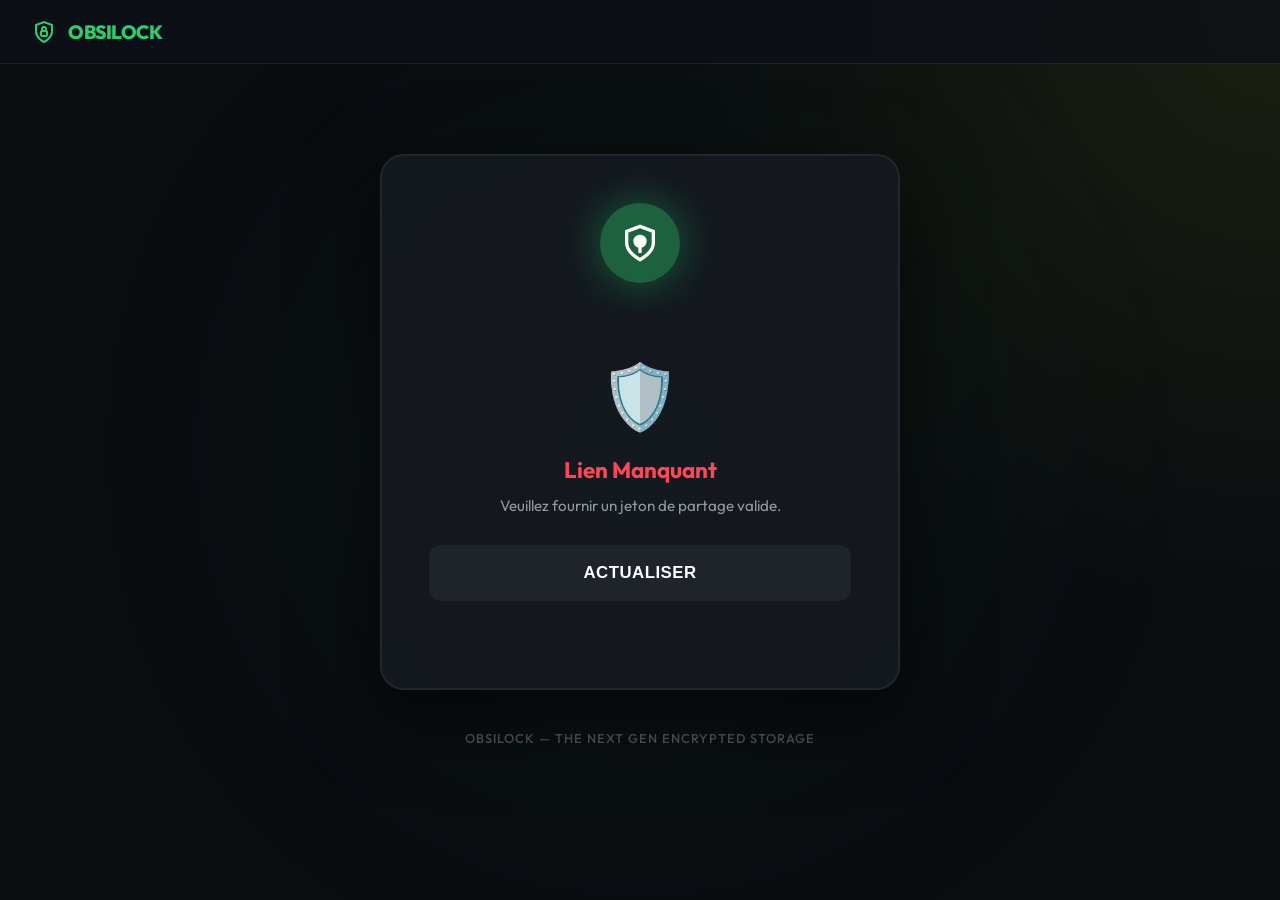
<file: public/ui/share.html>
<!DOCTYPE html>
<html lang="fr">

<head>
    <meta charset="UTF-8">
    <meta name="viewport" content="width=device-width, initial-scale=1.0">
    <title>ObsiLock - Partage Sécurisé</title>
    <link href="https://fonts.googleapis.com/css2?family=Outfit:wght@300;400;600;700;800&family=JetBrains+Mono&display=swap" rel="stylesheet">
    <style>
        :root {
            --primary: #2ecc71;
            --primary-glow: rgba(46, 204, 113, 0.4);
            --bg: #0a0c10;
            --card-bg: rgba(23, 27, 34, 0.8);
            --border: rgba(255, 255, 255, 0.08);
            --text-main: #e6edf3;
            --text-dim: #9499a1;
        }

        * {
            margin: 0;
            padding: 0;
            box-sizing: border-box;
        }

        body {
            font-family: 'Outfit', sans-serif;
            background: radial-gradient(circle at top right, #1a2012, #0a0c10 40%),
                        radial-gradient(circle at bottom left, #0d1117, #0a0c10 40%);
            color: var(--text-main);
            min-height: 100vh;
            display: flex;
            flex-direction: column;
            align-items: center;
            justify-content: center;
            padding: 24px;
            overflow-x: hidden;
        }

        /* Ambient background glow */
        body::before {
            content: '';
            position: fixed;
            top: 50%;
            left: 50%;
            width: 600px;
            height: 600px;
            background: var(--primary-glow);
            filter: blur(150px);
            border-radius: 50%;
            z-index: -1;
            transform: translate(-50%, -50%);
            opacity: 0.15;
            pointer-events: none;
        }

        /* ---- Header bar ---- */
        .topbar {
            position: fixed;
            top: 0;
            left: 0;
            right: 0;
            height: 64px;
            background: rgba(13, 17, 23, 0.8);
            backdrop-filter: blur(12px);
            border-bottom: 1px solid var(--border);
            display: flex;
            align-items: center;
            padding: 0 32px;
            gap: 12px;
            z-index: 100;
        }

        .topbar .brand {
            font-size: 1.2rem;
            font-weight: 800;
            letter-spacing: -0.5px;
            color: var(--primary);
            text-transform: uppercase;
        }

        /* ---- Main Canvas ---- */
        .card {
            background: var(--card-bg);
            backdrop-filter: blur(20px);
            border: 1px solid var(--border);
            border-radius: 24px;
            padding: 48px;
            max-width: 520px;
            width: 100%;
            position: relative;
            box-shadow: 0 25px 80px rgba(0, 0, 0, 0.6),
                        inset 0 0 0 1px rgba(255, 255, 255, 0.05);
            animation: slideUp 0.7s cubic-bezier(0.16, 1, 0.3, 1);
            overflow: hidden;
        }

        @keyframes slideUp {
            from { opacity: 0; transform: translateY(40px) scale(0.98); }
            to { opacity: 1; transform: translateY(0) scale(1); }
        }

        .card::after {
            content: '';
            position: absolute;
            top: 0;
            left: -100%;
            width: 100%;
            height: 2px;
            background: linear-gradient(90deg, transparent, var(--primary), transparent);
            animation: scan 3s infinite linear;
        }

        @keyframes scan {
            0% { left: -100%; }
            100% { left: 100%; }
        }

        /* ---- Shield ---- */
        .shield-container {
            display: flex;
            justify-content: center;
            margin-bottom: 32px;
        }

        .shield-glow {
            width: 80px;
            height: 80px;
            background: var(--primary-glow);
            border-radius: 50%;
            display: flex;
            align-items: center;
            justify-content: center;
            box-shadow: 0 0 40px var(--primary-glow);
            animation: pulse 2s infinite ease-in-out;
        }

        @keyframes pulse {
            0%, 100% { transform: scale(1); box-shadow: 0 0 40px var(--primary-glow); }
            50% { transform: scale(1.05); box-shadow: 0 0 60px var(--primary-glow); }
        }

        /* ---- Content ---- */
        .shared-by {
            text-align: center;
            font-size: 0.9rem;
            color: var(--text-dim);
            margin-bottom: 8px;
            font-weight: 400;
            letter-spacing: 0.2px;
        }

        .share-label {
            text-align: center;
            font-size: 1.3rem;
            color: var(--primary);
            font-weight: 800;
            margin-bottom: 24px;
            padding: 6px 16px;
            background: rgba(46, 204, 113, 0.1);
            border: 1px solid rgba(46, 204, 113, 0.3);
            border-radius: 12px;
            display: inline-block;
            margin-left: 50%;
            transform: translateX(-50%);
            box-shadow: 0 0 20px rgba(46, 204, 113, 0.15);
            text-transform: uppercase;
            letter-spacing: 1px;
        }

        .share-description {
            text-align: center;
            font-size: 1rem;
            color: var(--text-dim);
            margin-bottom: 32px;
            line-height: 1.6;
            padding: 0 30px;
            max-width: 450px;
            margin-left: auto;
            margin-right: auto;
        }

        .recipient-note-box {
            background: rgba(46, 204, 113, 0.05);
            border: 1px solid rgba(46, 204, 113, 0.2);
            border-left: 4px solid var(--primary);
            border-radius: 12px;
            padding: 20px;
            margin-bottom: 35px;
            position: relative;
            animation: fadeIn 0.8s ease-out;
            box-shadow: 0 10px 30px rgba(0,0,0,0.3);
        }

        .recipient-note-box::before {
            content: '💬 Note pour vous :';
            display: block;
            font-size: 0.75rem;
            text-transform: uppercase;
            letter-spacing: 1px;
            color: var(--primary);
            font-weight: 800;
            margin-bottom: 8px;
            opacity: 0.8;
        }

        .recipient-note-text {
            font-size: 0.9rem;
            color: var(--text-main);
            font-style: italic;
            line-height: 1.4;
        }

        @keyframes fadeIn { from { opacity: 0; transform: translateY(10px); } to { opacity: 1; transform: translateY(0); } }

        /* ---- File Module ---- */
        .file-module {
            background: rgba(255, 255, 255, 0.02);
            border: 1px solid rgba(255, 255, 255, 0.06);
            border-radius: 16px;
            padding: 24px;
            display: flex;
            align-items: center;
            gap: 20px;
            margin-bottom: 32px;
            transition: border-color 0.3s, background 0.3s;
        }

        .file-module:hover {
            border-color: rgba(46, 204, 113, 0.3);
            background: rgba(255, 255, 255, 0.03);
        }

        .file-preview {
            width: 70px;
            height: 70px;
            display: flex;
            align-items: center;
            justify-content: center;
            font-size: 3rem;
            background: rgba(46, 204, 113, 0.1);
            border-radius: 12px;
            flex-shrink: 0;
            position: relative;
        }

        .file-info {
            flex-grow: 1;
            min-width: 0;
        }

        .file-info .filename {
            font-size: 1.15rem;
            font-weight: 700;
            color: #fff;
            margin-bottom: 6px;
            white-space: nowrap;
            overflow: hidden;
            text-overflow: ellipsis;
        }

        .tag-list {
            display: flex;
            flex-wrap: wrap;
            gap: 6px;
        }

        .tag {
            font-family: 'JetBrains Mono', monospace;
            font-size: 10px;
            background: rgba(255, 255, 255, 0.08);
            color: var(--text-dim);
            padding: 3px 8px;
            border-radius: 4px;
            text-transform: uppercase;
            font-weight: 600;
        }

        .tag.lime {
            background: rgba(46, 204, 113, 0.15);
            color: var(--primary);
        }

        /* ---- Action Button ---- */
        .action-button {
            background: var(--primary);
            color: #000;
            border: none;
            border-radius: 12px;
            padding: 18px 24px;
            font-size: 1.05rem;
            font-weight: 800;
            cursor: pointer;
            width: 100%;
            display: flex;
            justify-content: center;
            align-items: center;
            gap: 12px;
            transition: all 0.3s cubic-bezier(0.175, 0.885, 0.32, 1.275);
            box-shadow: 0 8px 30px rgba(46, 204, 113, 0.3);
            text-transform: uppercase;
            letter-spacing: 0.5px;
        }

        .action-button:hover:not(:disabled) {
            transform: translateY(-4px);
            box-shadow: 0 12px 40px rgba(46, 204, 113, 0.5);
            filter: brightness(1.1);
        }

        .action-button:active:not(:disabled) {
            transform: translateY(0);
        }

        .action-button:disabled {
            background: #23282f;
            color: #57606a;
            cursor: not-allowed;
            box-shadow: none;
        }

        /* ---- Security Box ---- */
        .security-footer {
            margin-top: 32px;
            padding-top: 24px;
            border-top: 1px solid var(--border);
            font-size: 0.82rem;
            color: var(--text-dim);
            line-height: 1.6;
            display: flex;
            flex-direction: column;
            gap: 12px;
        }

        .sec-item {
            display: flex;
            align-items: flex-start;
            gap: 10px;
        }

        .sec-item span { color: var(--primary); font-weight: 600; }

        /* ---- States ---- */
        .spinner {
            width: 20px;
            height: 20px;
            border: 3px solid rgba(0, 0, 0, 0.15);
            border-top-color: currentColor;
            border-radius: 50%;
            animation: spin 0.8s linear infinite;
        }

        @keyframes spin { to { transform: rotate(360deg); } }

        .error-overlay {
            text-align: center;
            padding: 40px 0;
        }

        .error-overlay h3 {
            color: #ff4757;
            font-size: 1.4rem;
            margin-bottom: 12px;
        }

        .error-overlay p {
            color: var(--text-dim);
            font-size: 0.95rem;
        }

        .signature {
            margin-top: 40px;
            font-size: 0.8rem;
            color: rgba(255, 255, 255, 0.3);
            font-weight: 500;
            letter-spacing: 1px;
            text-transform: uppercase;
        }

        /* Success animation */
        .success-check {
            color: var(--primary);
            font-size: 3rem;
            animation: bounceIn 0.5s cubic-bezier(0.175, 0.885, 0.32, 1.275);
        }

        @keyframes bounceIn {
            0% { transform: scale(0.3); opacity: 0; }
            70% { transform: scale(1.1); }
            100% { transform: scale(1); opacity: 1; }
        }

        .tree-item {
            display: flex;
            align-items: center;
            gap: 10px;
            padding: 8px 0;
            border-bottom: 1px solid rgba(255,255,255,0.03);
            font-size: 0.9rem;
            transition: transform 0.2s;
        }
        .tree-item:last-child { border-bottom: none; }
        .tree-item:hover { transform: translateX(5px); }
        .tree-icon { width: 24px; text-align: center; }
        .tree-name { color: var(--text-main); font-weight: 500; }
    </style>
</head>

<body>

    <div class="topbar">
        <svg width="24" height="24" viewBox="0 0 24 24" fill="none" stroke="var(--primary)" stroke-width="2">
            <path d="M12 22s8-4 8-10V5l-8-3-8 3v7c0 6 8 10 8 10z" />
            <rect x="9" y="11" width="6" height="5" rx="1" fill="rgba(148,224,30,0.1)" />
            <path d="M10 11V9a2 2 0 1 1 4 0v2" />
        </svg>
        <span class="brand">ObsiLock</span>
    </div>

    <div class="card" id="main-card">
        <!-- Shield Icon -->
        <div class="shield-container">
            <div class="shield-glow">
                <svg width="40" height="40" viewBox="0 0 24 24" fill="none" stroke="#fff" stroke-width="2">
                    <path d="M12 22s8-4 8-10V5l-8-3-8 3v7c0 6 8 10 8 10z" />
                    <circle cx="12" cy="11" r="3" fill="#fff" />
                    <path d="M12 14v4" />
                </svg>
            </div>
        </div>

        <!-- Initial Loader -->
        <div id="loader" style="text-align: center; color: var(--text-dim); font-size: 0.95rem;">
            <div class="spinner" style="margin: 0 auto 16px; width: 32px; height: 32px; border-width: 4px;"></div>
            Analyse du lien de partage...
        </div>

        <!-- Real Content -->
        <div id="content" style="display: none;">
            <p class="shared-by">Un contenu sécurisé vous a été transmis via</p>
            <div id="label-wrapper"><p class="share-label" id="share-label">Coffre-fort ObsiLock</p></div>
            <div id="description-wrapper"><p class="share-description" id="share-description"></p></div>

            <div id="recipient-note-wrapper" style="display: none;">
                <div class="recipient-note-box">
                    <p class="recipient-note-text" id="recipient-note"></p>
                </div>
            </div>

            <div class="file-module">
                <div class="file-preview" id="file-icon">📄</div>
                <div class="file-info">
                    <div class="filename" id="file-name">Chargement...</div>
                    <div class="tag-list" id="tag-list">
                        <!-- Tags inserted here -->
                    </div>
                </div>
            </div>

            <div id="folder-explorer" style="display: none; margin-bottom: 32px;">
                <p style="font-size: 0.8rem; color: var(--text-dim); margin-bottom: 12px; font-weight: 600; text-transform: uppercase; letter-spacing: 1px;">📁 Contenu du dossier :</p>
                <div id="file-tree" style="background: rgba(0,0,0,0.2); border-radius: 12px; padding: 16px; border: 1px solid var(--border); max-height: 250px; overflow-y: auto;">
                    <!-- Liste des fichiers insérée ici -->
                </div>
            </div>

            <button class="action-button" id="dl-btn">
                <svg width="20" height="20" viewBox="0 0 24 24" fill="none" stroke="currentColor" stroke-width="3">
                    <path d="M21 15v4a2 2 0 01-2 2H5a2 2 0 01-2-2v-4" />
                    <polyline points="7 10 12 15 17 10" />
                    <line x1="12" y1="15" x2="12" y2="3" />
                </svg>
                <span>Accéder au contenu</span>
            </button>

            <div class="security-footer">
                <div class="sec-item">
                    🔐 Ce partage est protégé par un <span>Chiffrement Bout-en-Bout</span>.
                </div>
                <div class="sec-item">
                    ⚠️ Ce lien peut expirer à tout moment ou être révoqué par son propriétaire.
                </div>
            </div>
        </div>

        <!-- Error Layout -->
        <div id="error-view" style="display: none;">
            <div class="error-overlay">
                <div style="font-size: 4rem; margin-bottom: 20px;">🛡️</div>
                <h3 id="err-title">Lien Invalide</h3>
                <p id="err-detail">Désolé, ce lien n'existe plus ou a été supprimé par son propriétaire.</p>
                <button class="action-button" style="margin-top: 30px; background: rgba(255,255,255,0.05); color: #fff; box-shadow: none;" onclick="location.reload()">
                    Actualiser
                </button>
            </div>
        </div>
    </div>

    <div class="signature">ObsiLock — The Next Gen encrypted storage</div>

    <script>
        const API_BASE = 'https://api.obsilock.iris.a3n.fr:4433';

        function getQueryToken() {
            return new URLSearchParams(window.location.search).get('token');
        }

        function formatSize(bytes) {
            if (!bytes || bytes === 0) return null;
            const units = ['o', 'Ko', 'Mo', 'Go', 'To'];
            const i = Math.floor(Math.log(bytes) / Math.log(1024));
            return (bytes / Math.pow(1024, i)).toFixed(1) + ' ' + units[i];
        }

        function getFileEmoji(name, isFolder) {
            if (isFolder) return '📂';
            if (!name) return '📄';
            const ext = name.split('.').pop().toLowerCase();
            const map = {
                pdf: '📑', doc: '📝', docx: '📝', xls: '📊', xlsx: '📊',
                zip: '📦', rar: '📦', '7z': '📦',
                mp4: '🎬', mov: '🎬', jpg: '🖼️', png: '🖼️', webp: '🖼️',
                mp3: '🎵', txt: '📄', html: '🌐'
            };
            return map[ext] || '📄';
        }

        function showState(id) {
            ['loader', 'content', 'error-view'].forEach(d => {
                document.getElementById(d).style.display = (d === id) ? 'block' : 'none';
            });
        }

        async function init() {
            const token = getQueryToken();
            if (!token) {
                document.getElementById('err-title').innerText = "Lien Manquant";
                document.getElementById('err-detail').innerText = "Veuillez fournir un jeton de partage valide.";
                showState('error-view');
                return;
            }

            try {
                const res = await fetch(`${API_BASE}/s/${token}`);

                if (res.status === 404) {
                    showState('error-view');
                    return;
                }

                if (res.status === 410) {
                    const data = await res.json();
                    document.getElementById('err-title').innerText = "Partage Expiré";
                    const reasons = {
                        revoked: "Le partage a été révoqué par le propriétaire.",
                        expired: "La date d'expiration de ce lien est dépassée.",
                        no_uses_left: "Le quota de téléchargements est épuisé."
                    };
                    document.getElementById('err-detail').innerText = reasons[data.reason] || "Ce partage n'est plus accessible.";
                    showState('error-view');
                    return;
                }

                if (!res.ok) throw new Error('API Error');

                const share = await res.json();
                const meta = share.metadata || {};

                // Update UI
                const finalLabel = (share.label && !share.label.includes('null')) ? share.label : 'Partage Sécurisé';
                document.getElementById('share-label').textContent = finalLabel;

                // Description
                const desc = share.description || '';
                const descElem = document.getElementById('share-description');
                if (desc && desc.toString().toLowerCase() !== 'null' && desc.trim() !== '') {
                    descElem.textContent = desc;
                    document.getElementById('description-wrapper').style.display = 'block';
                } else {
                    document.getElementById('description-wrapper').style.display = 'none';
                }

                // Note au destinataire
                const note = share.recipient_note || '';
                const noteElem = document.getElementById('recipient-note');
                if (note && note.toString().toLowerCase() !== 'null' && note.trim() !== '') {
                    noteElem.textContent = note;
                    document.getElementById('recipient-note-wrapper').style.display = 'block';
                } else {
                    document.getElementById('recipient-note-wrapper').style.display = 'none';
                }

                document.getElementById('file-name').textContent = meta.name || 'Contenu';
                document.getElementById('file-icon').textContent = getFileEmoji(meta.name, share.kind === 'folder');

                // Tags
                const tags = document.getElementById('tag-list');
                tags.innerHTML = '';
                
                if (share.kind === 'folder') {
                    tags.innerHTML += '<div class="tag lime">Dossier</div>';
                } else if (meta.size) {
                    tags.innerHTML += `<div class="tag">${formatSize(meta.size)}</div>`;
                }

                if (share.expires_at) {
                    const date = new Date(share.expires_at).toLocaleDateString();
                    tags.innerHTML += `<div class="tag">Jusqu'au ${date}</div>`;
                }

                if (share.remaining_uses !== null) {
                    tags.innerHTML += `<div class="tag">${share.remaining_uses} restants</div>`;
                }

                // Button setup
                const btn = document.getElementById('dl-btn');
                
                if (share.kind === 'folder') {
                    btn.querySelector('span').textContent = 'Télécharger tout (ZIP)';
                    
                    // Affichage du contenu du dossier
                    if (meta.contents && meta.contents.length > 0) {
                        const explorer = document.getElementById('folder-explorer');
                        explorer.style.display = 'block';
                        const list = document.getElementById('file-tree');
                        list.innerHTML = '';
                        
                        function renderItems(items, container, level = 0) {
                            items.forEach(item => {
                                const div = document.createElement('div');
                                div.className = 'tree-item';
                                div.style.paddingLeft = `${level * 20}px`;
                                
                                const icon = getFileEmoji(item.name, item.type === 'folder');
                                const sizeStr = item.size ? ` <span style="color:var(--text-dim); font-size:0.7rem;">(${formatSize(item.size)})</span>` : '';
                                
                                div.innerHTML = `<span class="tree-icon">${icon}</span> <span class="tree-name">${item.name}</span>${sizeStr}`;
                                container.appendChild(div);
                                
                                if (item.type === 'folder' && item.children) {
                                    renderItems(item.children, container, level + 1);
                                }
                            });
                        }
                        renderItems(meta.contents, list);
                    }
                }

                btn.addEventListener('click', () => startDownload(token, meta.name, share.kind === 'folder'));

                showState('content');

            } catch (err) {
                console.error(err);
                document.getElementById('err-title').innerText = "Serveur Injoignable";
                document.getElementById('err-detail').innerText = "ObsiLock ne répond pas. Vérifiez votre connexion.";
                showState('error-view');
            }
        }

        async function startDownload(token, filename, isFolder) {
            const btn = document.getElementById('dl-btn');
            const originalContent = btn.innerHTML;
            
            btn.disabled = true;
            btn.innerHTML = '<div class="spinner"></div>&nbsp;&nbsp;Traitement en cours...';

            try {
                const res = await fetch(`${API_BASE}/s/${token}/download`, { method: 'POST' });

                if (!res.ok) {
                    const data = await res.json().catch(() => ({}));
                    alert(data.error || "Échec du téléchargement.");
                    btn.disabled = false;
                    btn.innerHTML = originalContent;
                    return;
                }

                const blob = await res.blob();
                const url = window.URL.createObjectURL(blob);
                const a = document.createElement('a');
                a.style.display = 'none';
                a.href = url;
                
                let dlName = filename || 'obsilock-export';
                if (isFolder && !dlName.endsWith('.zip')) dlName += '.zip';
                
                a.download = dlName;
                document.body.appendChild(a);
                a.click();
                window.URL.revokeObjectURL(url);
                document.body.removeChild(a);

                btn.innerHTML = '<span class="success-check">✓</span>&nbsp;&nbsp;Prêt !';
                setTimeout(() => location.reload(), 2000);

            } catch (err) {
                console.error(err);
                alert("Erreur réseau lors du téléchargement.");
                btn.disabled = false;
                btn.innerHTML = originalContent;
            }
        }

        init();
    </script>
</body>

</html>
</file>
